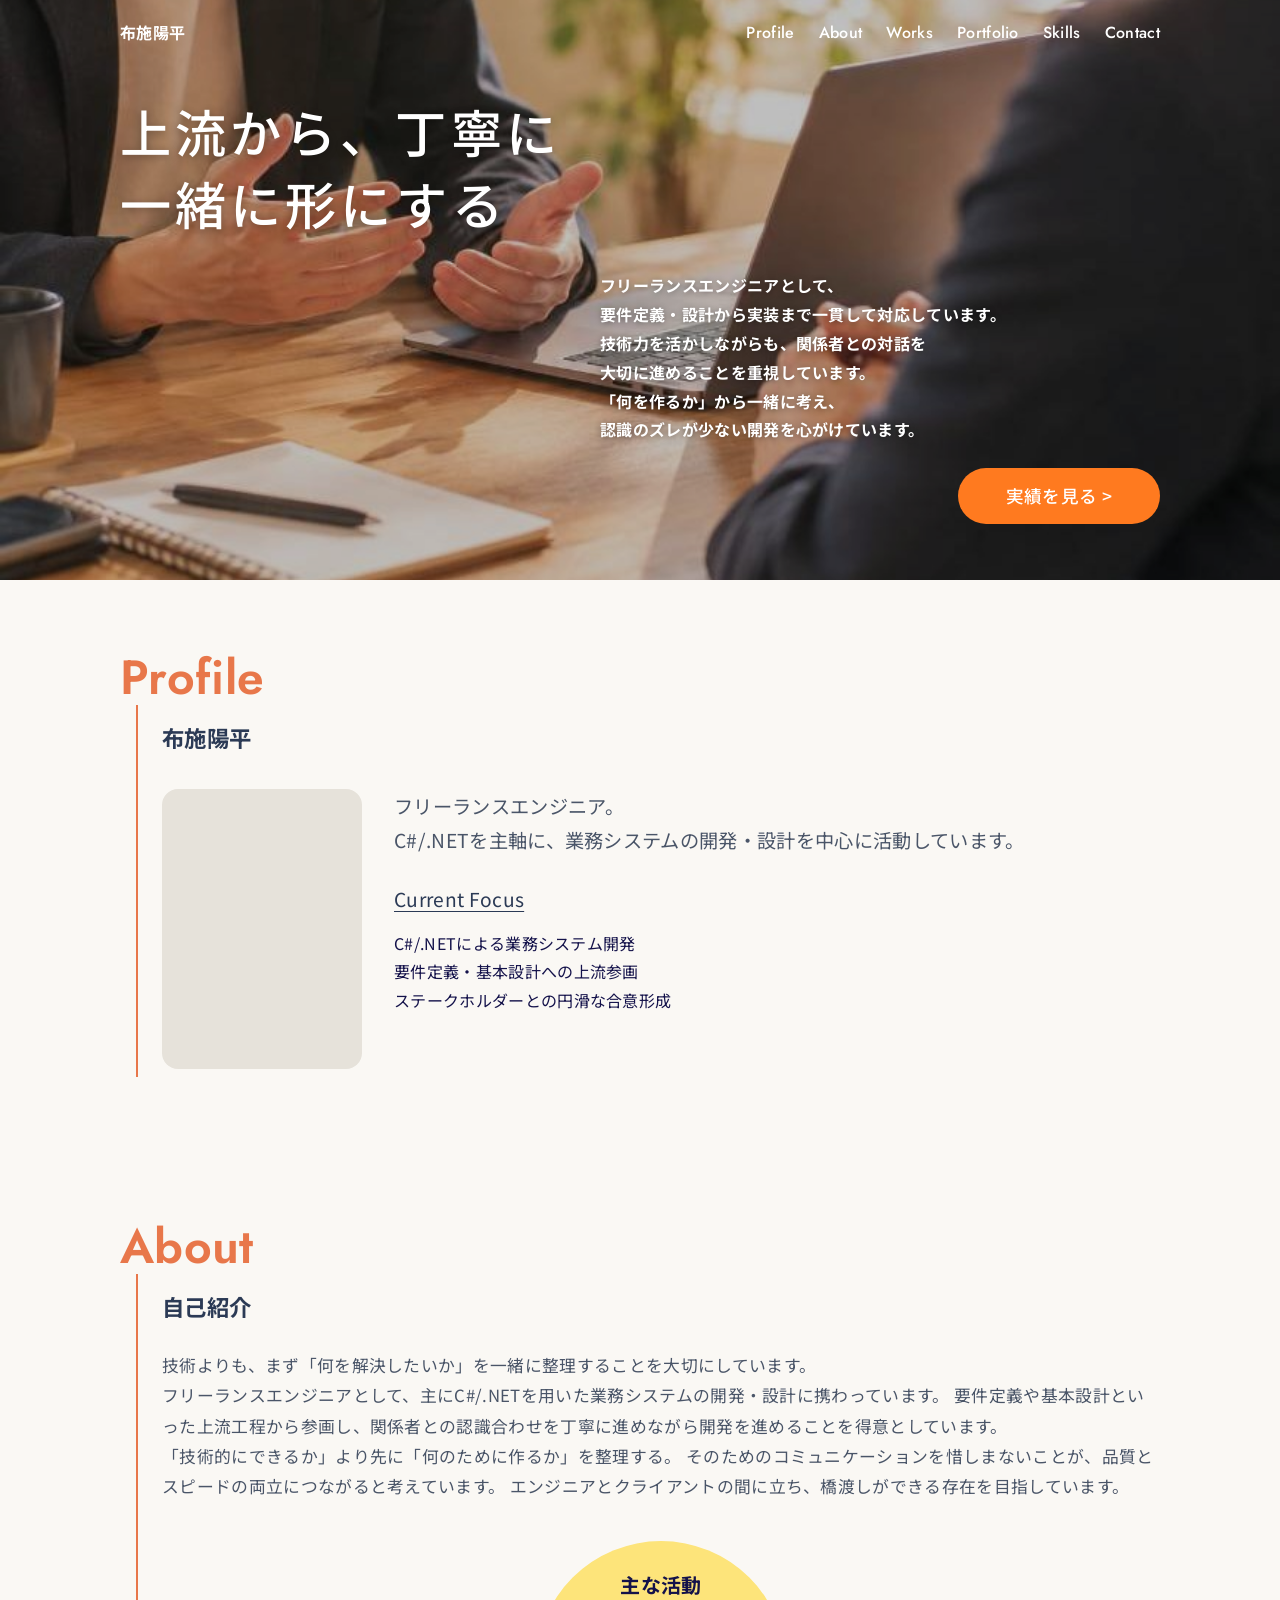
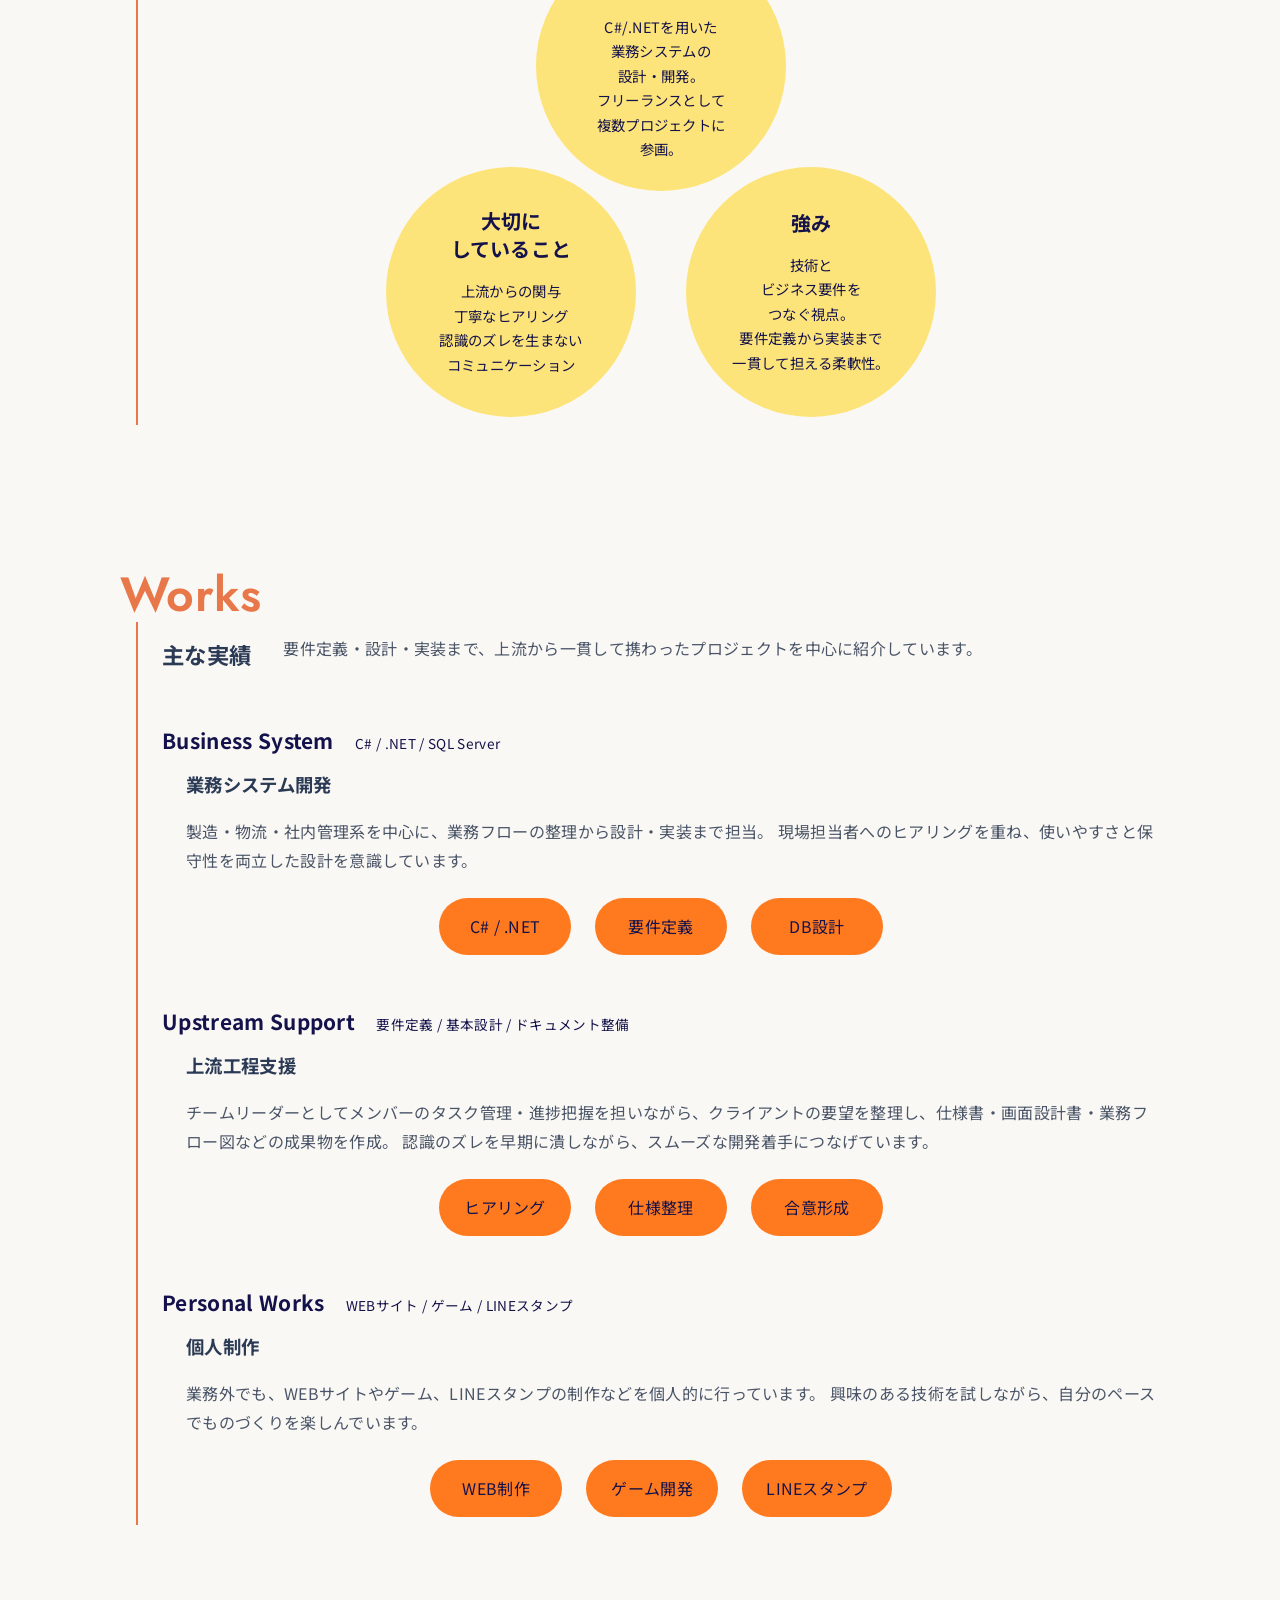
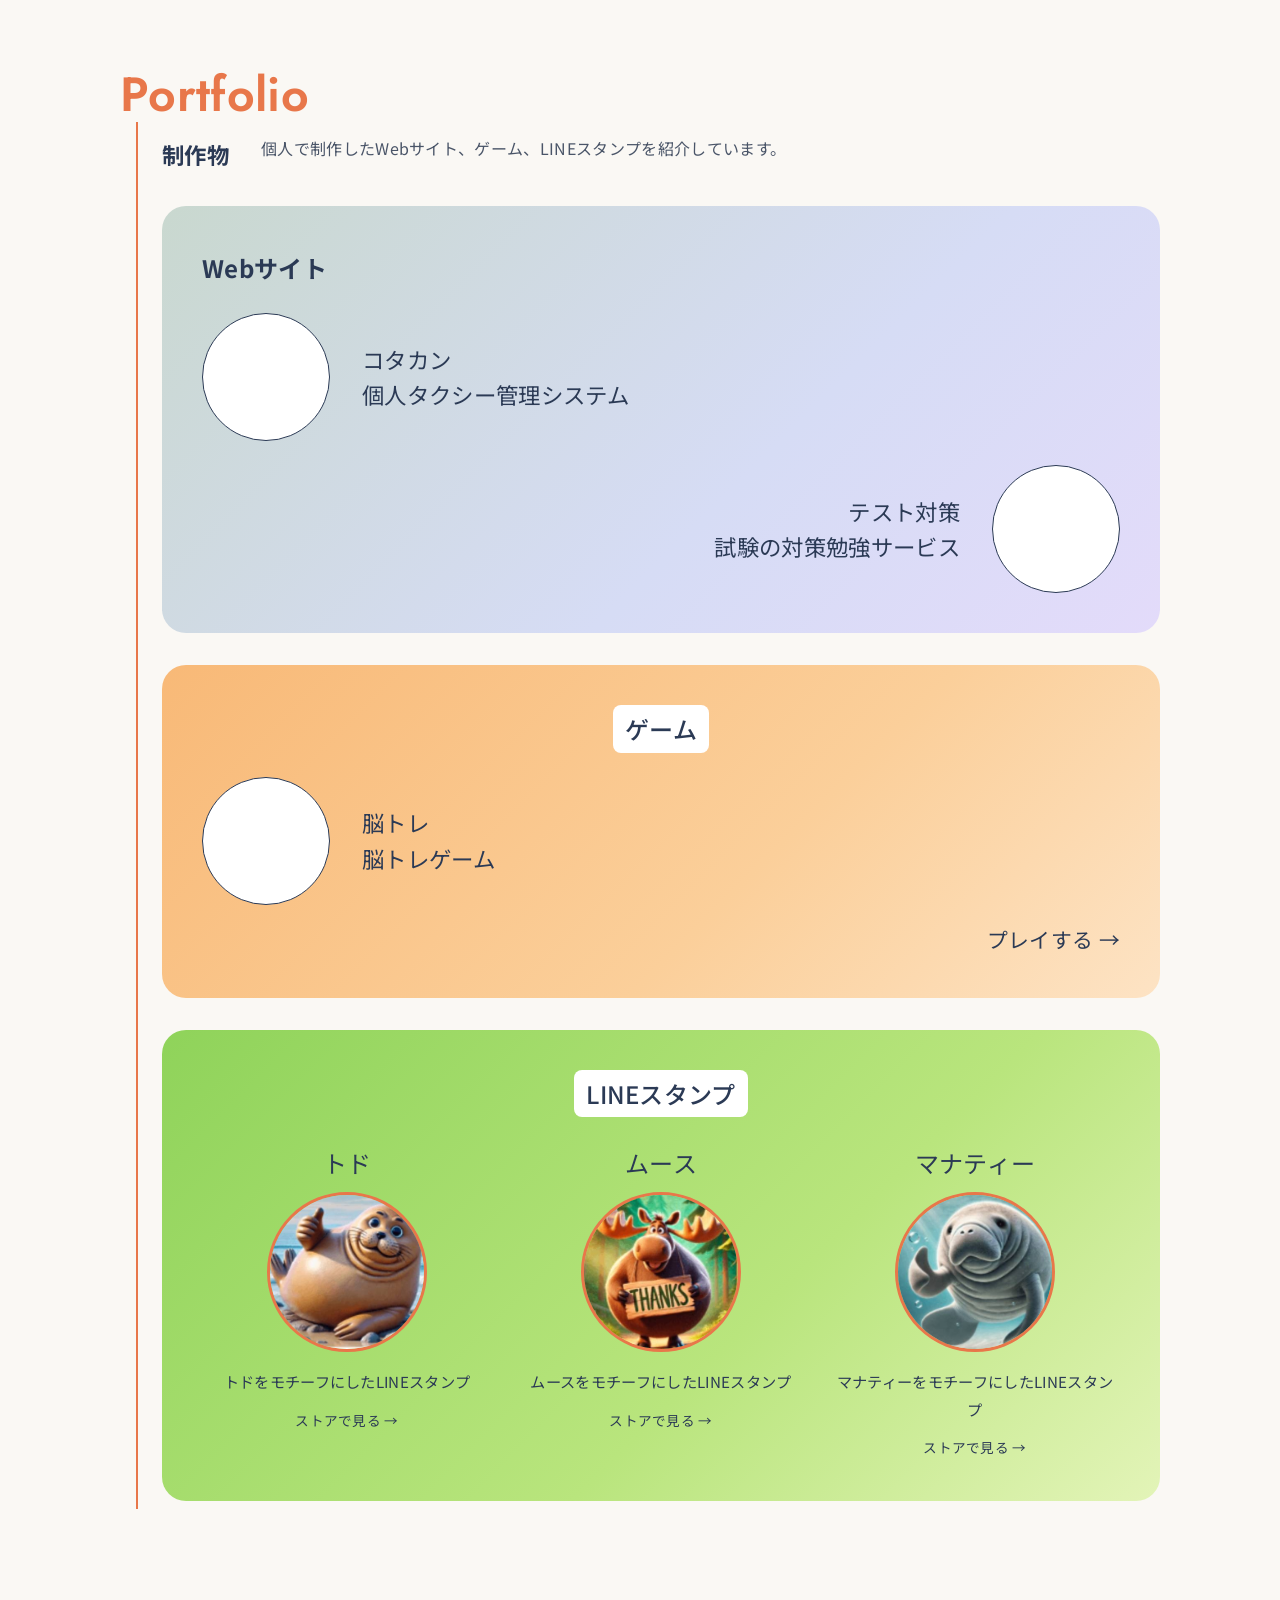
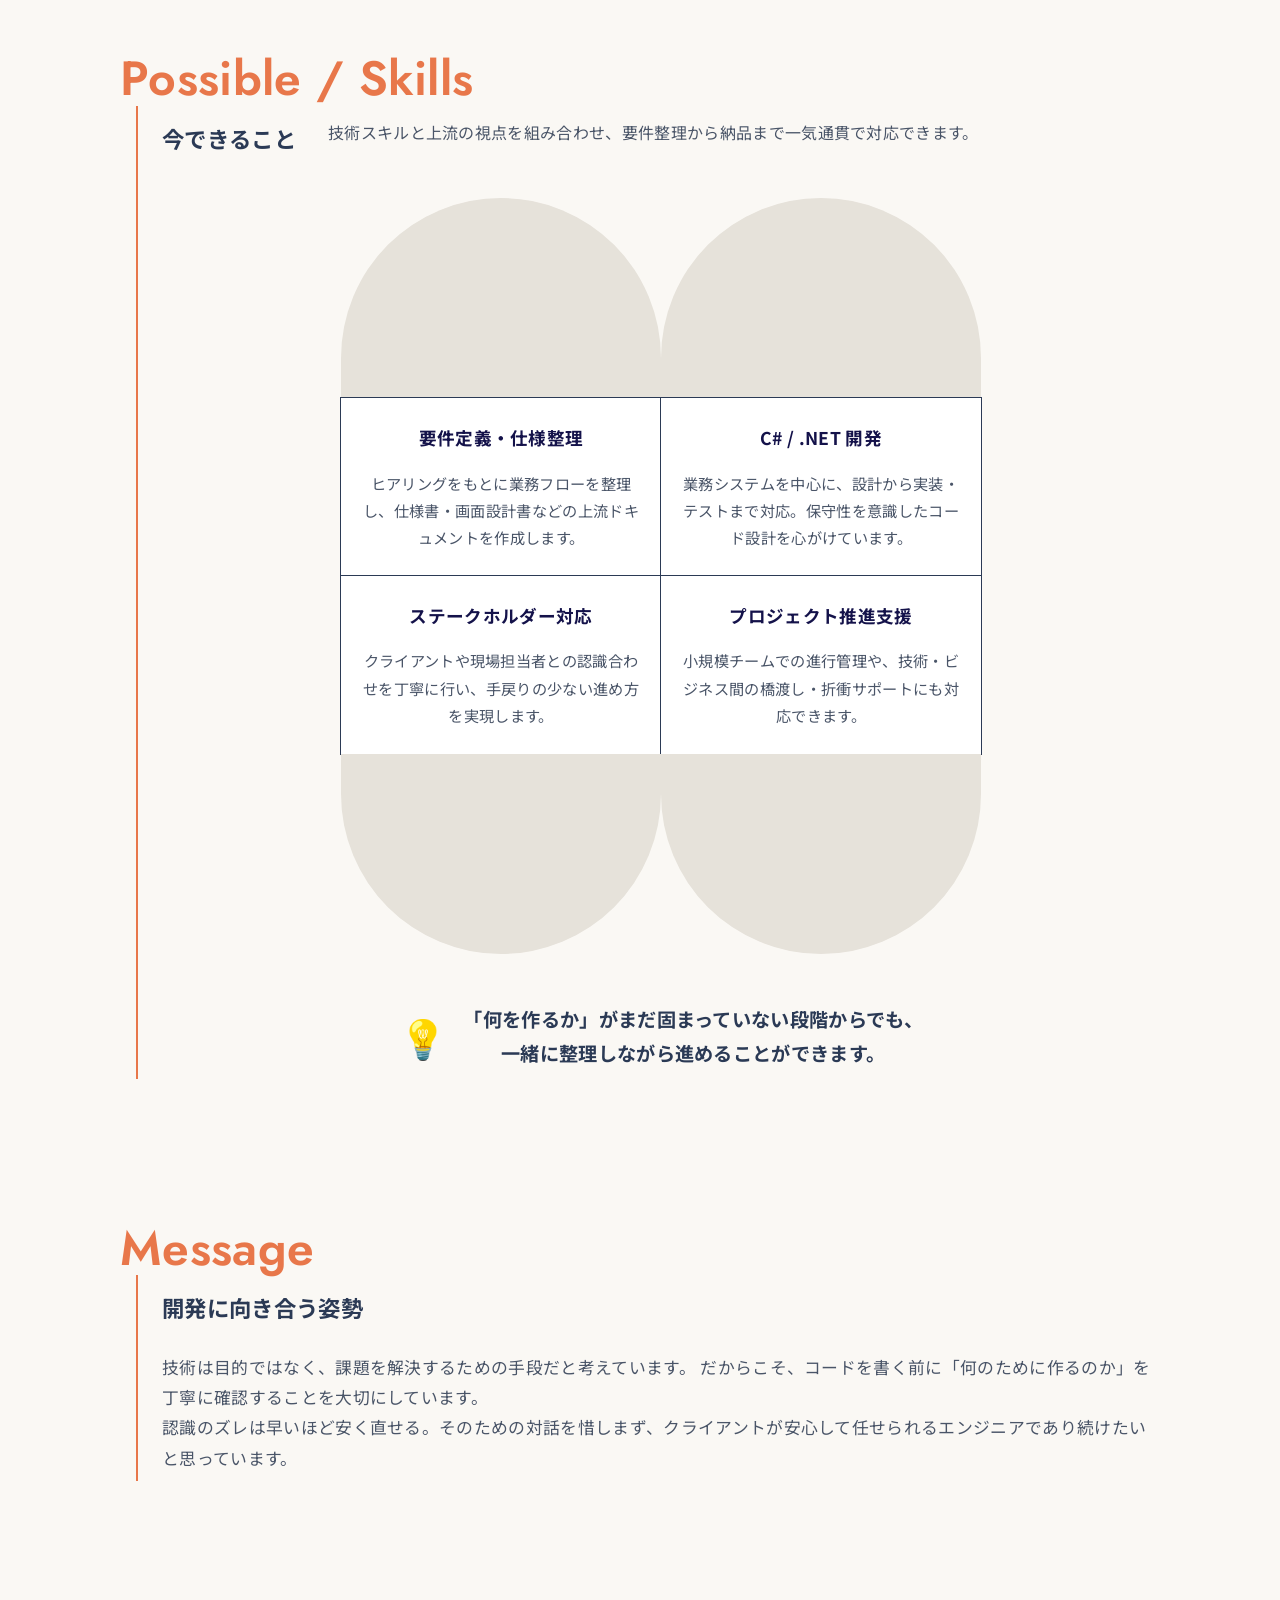
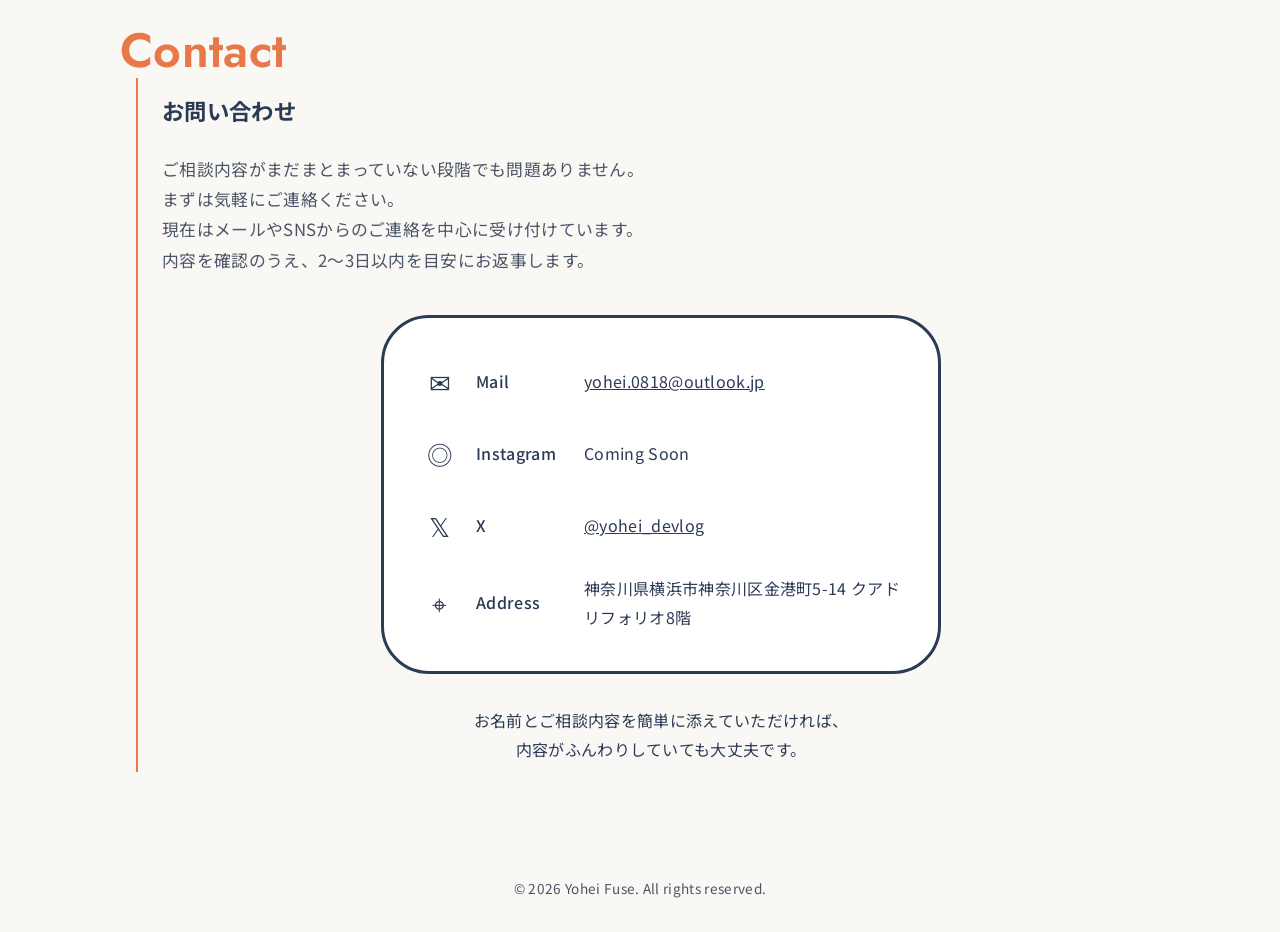
<file: project/index.html>
<!DOCTYPE html>
<html lang="ja">
  <head>
    <meta charset="UTF-8" />
    <meta name="viewport" content="width=device-width, initial-scale=1.0" />
    <meta
      name="description"
      content="フリーランスエンジニア・布施陽平のプロフィール・ポートフォリオサイトです。C#/.NETを中心に、要件定義から実装まで一貫して対応します。"
    />
    <title>布施陽平 | Profile &amp; Works</title>
    <link rel="preconnect" href="https://fonts.googleapis.com" />
    <link rel="preconnect" href="https://fonts.gstatic.com" crossorigin />
    <link
      href="https://fonts.googleapis.com/css2?family=Jost:wght@500;600&family=Noto+Sans+JP:wght@400;500;700&display=swap"
      rel="stylesheet"
    />
    <link rel="stylesheet" href="./css/top.css" />
  </head>
  <body>
    <header class="site-header">
      <div class="container header-inner">
        <a class="site-brand" href="#top" aria-label="トップへ戻る">布施陽平</a>

        <nav class="site-nav" id="site-nav" aria-label="メインナビゲーション">
          <ul class="site-nav__list">
            <li><a href="#profile">Profile</a></li>
            <li><a href="#about">About</a></li>
            <li><a href="#works">Works</a></li>
            <li><a href="#portfolio">Portfolio</a></li>
            <li><a href="#skills">Skills</a></li>
            <li><a href="#contact">Contact</a></li>
          </ul>
        </nav>

        <button
          class="nav-toggle"
          type="button"
          aria-expanded="false"
          aria-controls="site-nav"
          aria-label="メニューを開く"
        >
          <span class="nav-toggle__bar"></span>
          <span class="nav-toggle__bar"></span>
          <span class="nav-toggle__bar"></span>
        </button>
      </div>
    </header>

    <main>
      <!-- Hero -->
      <section class="hero" id="top">
        <div class="hero__inner container">
          <h1 class="hero__title">上流から、丁寧に<br />一緒に形にする</h1>
          <div class="hero__body">
            <p>
              フリーランスエンジニアとして、<br />
              要件定義・設計から実装まで一貫して対応しています。<br />
              技術力を活かしながらも、関係者との対話を<br />
              大切に進めることを重視しています。<br />
              「何を作るか」から一緒に考え、<br />
              認識のズレが少ない開発を心がけています。
            </p>
            <a class="button-cta" href="#works">実績を見る <span aria-hidden="true">&gt;</span></a>
          </div>
        </div>
      </section>

      <!-- Profile -->
      <section class="section" id="profile">
        <div class="container">
          <h2 class="section-title">Profile</h2>
          <div class="section-body">
            <p class="section-subtitle">布施陽平</p>
            <div class="profile">
              <div class="image-slot profile__image" aria-hidden="true"></div>
              <div class="profile__text">
                <p class="profile__lead">
                  フリーランスエンジニア。<br />
                  C#/.NETを主軸に、業務システムの開発・設計を中心に活動しています。
                </p>
                <h3 class="profile__focus-title">Current Focus</h3>
                <ul class="profile__focus">
                  <li>C#/.NETによる業務システム開発</li>
                  <li>要件定義・基本設計への上流参画</li>
                  <li>ステークホルダーとの円滑な合意形成</li>
                </ul>
              </div>
            </div>
          </div>
        </div>
      </section>

      <!-- About -->
      <section class="section" id="about">
        <div class="container">
          <h2 class="section-title">About</h2>
          <div class="section-body">
            <p class="section-subtitle">自己紹介</p>
            <p class="section-text">
              技術よりも、まず「何を解決したいか」を一緒に整理することを大切にしています。<br />
              フリーランスエンジニアとして、主にC#/.NETを用いた業務システムの開発・設計に携わっています。
              要件定義や基本設計といった上流工程から参画し、関係者との認識合わせを丁寧に進めながら開発を進めることを得意としています。<br />
              「技術的にできるか」より先に「何のために作るか」を整理する。
              そのためのコミュニケーションを惜しまないことが、品質とスピードの両立につながると考えています。
              エンジニアとクライアントの間に立ち、橋渡しができる存在を目指しています。
            </p>
            <div class="about-circles">
              <div class="about-circle about-circle--top">
                <h3>主な活動</h3>
                <p>C#/.NETを用いた<br />業務システムの<br />設計・開発。<br />フリーランスとして<br />複数プロジェクトに<br />参画。</p>
              </div>
              <div class="about-circle about-circle--left">
                <h3>大切に<br />していること</h3>
                <p>上流からの関与<br />丁寧なヒアリング<br />認識のズレを生まない<br />コミュニケーション</p>
              </div>
              <div class="about-circle about-circle--right">
                <h3>強み</h3>
                <p>技術と<br />ビジネス要件を<br />つなぐ視点。<br />要件定義から実装まで<br />一貫して担える柔軟性。</p>
              </div>
            </div>
          </div>
        </div>
      </section>

      <!-- Works -->
      <section class="section" id="works">
        <div class="container">
          <h2 class="section-title">Works</h2>
          <div class="section-body">
            <div class="section-head">
              <p class="section-subtitle">主な実績</p>
              <p class="section-head__note">
                要件定義・設計・実装まで、上流から一貫して携わったプロジェクトを中心に紹介しています。
              </p>
            </div>

            <article class="work">
              <p class="work__label">Business System <span>C# / .NET / SQL Server</span></p>
              <h3 class="work__title">業務システム開発</h3>
              <p class="work__text">
                製造・物流・社内管理系を中心に、業務フローの整理から設計・実装まで担当。
                現場担当者へのヒアリングを重ね、使いやすさと保守性を両立した設計を意識しています。
              </p>
              <ul class="tags">
                <li>C# / .NET</li>
                <li>要件定義</li>
                <li>DB設計</li>
              </ul>
            </article>

            <article class="work">
              <p class="work__label">Upstream Support <span>要件定義 / 基本設計 / ドキュメント整備</span></p>
              <h3 class="work__title">上流工程支援</h3>
              <p class="work__text">
                チームリーダーとしてメンバーのタスク管理・進捗把握を担いながら、クライアントの要望を整理し、仕様書・画面設計書・業務フロー図などの成果物を作成。
                認識のズレを早期に潰しながら、スムーズな開発着手につなげています。
              </p>
              <ul class="tags">
                <li>ヒアリング</li>
                <li>仕様整理</li>
                <li>合意形成</li>
              </ul>
            </article>

            <article class="work">
              <p class="work__label">Personal Works <span>WEBサイト / ゲーム / LINEスタンプ</span></p>
              <h3 class="work__title">個人制作</h3>
              <p class="work__text">
                業務外でも、WEBサイトやゲーム、LINEスタンプの制作などを個人的に行っています。
                興味のある技術を試しながら、自分のペースでものづくりを楽しんでいます。
              </p>
              <ul class="tags">
                <li>WEB制作</li>
                <li>ゲーム開発</li>
                <li>LINEスタンプ</li>
              </ul>
            </article>
          </div>
        </div>
      </section>

      <!-- Portfolio -->
      <section class="section" id="portfolio">
        <div class="container">
          <h2 class="section-title">Portfolio</h2>
          <div class="section-body">
            <div class="section-head">
              <p class="section-subtitle">制作物</p>
              <p class="section-head__note">個人で制作したWebサイト、ゲーム、LINEスタンプを紹介しています。</p>
            </div>

            <!-- Webサイト -->
            <div class="pf-band pf-band--web">
              <div class="pf-band__inner">
                <h3 class="pf-band__title">Webサイト</h3>
                <div class="pf-item">
                  <div class="image-slot image-slot--circle pf-item__icon" aria-hidden="true"></div>
                  <p class="pf-item__text">コタカン<br />個人タクシー管理システム</p>
                </div>
                <a class="pf-item pf-item--reverse" href="https://civilserviceapp.vercel.app/" target="_blank" rel="noopener">
                  <div class="image-slot image-slot--circle pf-item__icon" aria-hidden="true"></div>
                  <p class="pf-item__text">テスト対策<br />試験の対策勉強サービス</p>
                </a>
              </div>
            </div>

            <!-- ゲーム -->
            <div class="pf-band pf-band--game">
              <div class="pf-band__inner">
                <h3 class="pf-band__title pf-band__title--pill">ゲーム</h3>
                <div class="pf-item">
                  <div class="image-slot image-slot--circle pf-item__icon" aria-hidden="true"></div>
                  <p class="pf-item__text">脳トレ<br />脳トレゲーム</p>
                </div>
                <a class="pf-band__more" href="https://brain-game-opal.vercel.app/" target="_blank" rel="noopener">プレイする →</a>
              </div>
            </div>

            <!-- LINEスタンプ -->
            <div class="pf-band pf-band--stamp">
              <div class="pf-band__inner">
                <h3 class="pf-band__title pf-band__title--pill">LINEスタンプ</h3>
                <div class="stamps">
                  <div class="stamp">
                    <h4>トド</h4>
                    <img class="stamp__image" src="./images/stamp-todo.jpg" alt="トドのLINEスタンプ" width="160" height="160" loading="lazy" />
                    <p>トドをモチーフにしたLINEスタンプ</p>
                    <a href="https://store.line.me/stickershop/product/28795922/ja" target="_blank" rel="noopener">ストアで見る →</a>
                  </div>
                  <div class="stamp">
                    <h4>ムース</h4>
                    <img class="stamp__image" src="./images/stamp-moose.jpg" alt="ムースのLINEスタンプ" width="160" height="160" loading="lazy" />
                    <p>ムースをモチーフにしたLINEスタンプ</p>
                    <a href="https://store.line.me/stickershop/product/29067773/ja" target="_blank" rel="noopener">ストアで見る →</a>
                  </div>
                  <div class="stamp">
                    <h4>マナティー</h4>
                    <img class="stamp__image" src="./images/stamp-manatee.jpg" alt="マナティーのLINEスタンプ" width="160" height="160" loading="lazy" />
                    <p>マナティーをモチーフにしたLINEスタンプ</p>
                    <a href="https://store.line.me/stickershop/product/28359220/ja" target="_blank" rel="noopener">ストアで見る →</a>
                  </div>
                </div>
              </div>
            </div>
          </div>
        </div>
      </section>

      <!-- Possible / Skills -->
      <section class="section" id="skills">
        <div class="container">
          <h2 class="section-title">Possible / Skills</h2>
          <div class="section-body">
            <div class="section-head">
              <p class="section-subtitle">今できること</p>
              <p class="section-head__note">
                技術スキルと上流の視点を組み合わせ、要件整理から納品まで一気通貫で対応できます。
              </p>
            </div>

            <div class="skills">
              <div class="image-slot skills__photo skills__photo--tl" aria-hidden="true"></div>
              <div class="image-slot skills__photo skills__photo--tr" aria-hidden="true"></div>
              <div class="skill-card">
                <h3>要件定義・仕様整理</h3>
                <p>ヒアリングをもとに業務フローを整理し、仕様書・画面設計書などの上流ドキュメントを作成します。</p>
              </div>
              <div class="skill-card">
                <h3>C# / .NET 開発</h3>
                <p>業務システムを中心に、設計から実装・テストまで対応。保守性を意識したコード設計を心がけています。</p>
              </div>
              <div class="skill-card">
                <h3>ステークホルダー対応</h3>
                <p>クライアントや現場担当者との認識合わせを丁寧に行い、手戻りの少ない進め方を実現します。</p>
              </div>
              <div class="skill-card">
                <h3>プロジェクト推進支援</h3>
                <p>小規模チームでの進行管理や、技術・ビジネス間の橋渡し・折衝サポートにも対応できます。</p>
              </div>
              <div class="image-slot skills__photo skills__photo--bl" aria-hidden="true"></div>
              <div class="image-slot skills__photo skills__photo--br" aria-hidden="true"></div>
            </div>

            <p class="skills__note">
              <span class="skills__note-icon" aria-hidden="true">💡</span>
              「何を作るか」がまだ固まっていない段階からでも、<br />一緒に整理しながら進めることができます。
            </p>
          </div>
        </div>
      </section>

      <!-- Message -->
      <section class="section" id="message">
        <div class="container">
          <h2 class="section-title">Message</h2>
          <div class="section-body">
            <p class="section-subtitle">開発に向き合う姿勢</p>
            <p class="section-text">
              技術は目的ではなく、課題を解決するための手段だと考えています。
              だからこそ、コードを書く前に「何のために作るのか」を丁寧に確認することを大切にしています。<br />
              認識のズレは早いほど安く直せる。そのための対話を惜しまず、クライアントが安心して任せられるエンジニアであり続けたいと思っています。
            </p>
          </div>
        </div>
      </section>

      <!-- Contact -->
      <section class="section" id="contact">
        <div class="container">
          <h2 class="section-title">Contact</h2>
          <div class="section-body">
            <p class="section-subtitle">お問い合わせ</p>
            <p class="section-text">
              ご相談内容がまだまとまっていない段階でも問題ありません。<br />
              まずは気軽にご連絡ください。<br />
              現在はメールやSNSからのご連絡を中心に受け付けています。<br />
              内容を確認のうえ、2〜3日以内を目安にお返事します。
            </p>

            <ul class="contact-list">
              <li>
                <span class="contact-list__icon" aria-hidden="true">✉</span>
                <span class="contact-list__label">Mail</span>
                <a href="mailto:yohei.0818@outlook.jp">yohei.0818@outlook.jp</a>
              </li>
              <li>
                <span class="contact-list__icon" aria-hidden="true">◎</span>
                <span class="contact-list__label">Instagram</span>
                <span>Coming Soon</span>
              </li>
              <li>
                <span class="contact-list__icon" aria-hidden="true">𝕏</span>
                <span class="contact-list__label">X</span>
                <a href="https://x.com/yohei_devlog" target="_blank" rel="noopener">@yohei_devlog</a>
              </li>
              <li>
                <span class="contact-list__icon" aria-hidden="true">⌖</span>
                <span class="contact-list__label">Address</span>
                <span>神奈川県横浜市神奈川区金港町5-14 クアドリフォリオ8階</span>
              </li>
            </ul>

            <p class="contact-note">
              お名前とご相談内容を簡単に添えていただければ、<br />内容がふんわりしていても大丈夫です。
            </p>
          </div>
        </div>
      </section>
    </main>

    <footer class="site-footer">
      <p>&copy; <span id="year"></span> Yohei Fuse. All rights reserved.</p>
    </footer>

    <script src="./js/script.js"></script>
  </body>
</html>
</file>
<file: project/css/top.css>
:root {
  --bg: #faf8f4;
  --surface: #ffffff;
  --text: #2b3a55;
  --muted: #4a5568;
  --navy: #14124a;
  --accent: #e8774a;
  --cta: #ff7a1f;
  --yellow: #fde47a;
  --line: rgba(43, 58, 85, 0.18);
  --slot: #e6e2da;
  --container: min(1040px, calc(100% - 40px));
}

*,
*::before,
*::after {
  box-sizing: border-box;
}

html {
  scroll-behavior: smooth;
  scroll-padding-top: 72px;
}

body {
  margin: 0;
  font-family: "Noto Sans JP", "Hiragino Sans", "Yu Gothic", "Meiryo", sans-serif;
  color: var(--text);
  background: var(--bg);
  line-height: 1.8;
  letter-spacing: 0.02em;
}

h1,
h2,
h3,
h4,
p,
ul {
  margin: 0;
}

ul {
  padding: 0;
  list-style: none;
}

a {
  color: inherit;
}

.container {
  width: var(--container);
  margin: 0 auto;
}

/* 画像差し替え用の空枠 */
.image-slot {
  background: var(--slot);
  border-radius: 16px;
}

.image-slot--circle {
  border-radius: 50%;
}

/* Header */
.site-header {
  position: fixed;
  inset: 0 0 auto;
  z-index: 10;
  transition: background-color 0.3s ease, transform 0.3s ease, box-shadow 0.3s ease;
}

.site-header.is-scrolled {
  background: rgba(250, 248, 244, 0.95);
  box-shadow: 0 2px 12px rgba(43, 58, 85, 0.08);
}

.site-header.is-hidden {
  transform: translateY(-100%);
}

.header-inner {
  display: flex;
  align-items: center;
  justify-content: space-between;
  height: 64px;
}

.site-brand {
  font-weight: 700;
  text-decoration: none;
  color: #fff;
  transition: color 0.3s ease;
}

.site-nav__list {
  display: flex;
  gap: 24px;
}

.site-nav a {
  font-family: "Jost", sans-serif;
  font-weight: 500;
  text-decoration: none;
  color: #fff;
  transition: color 0.3s ease;
}

.site-header.is-scrolled .site-brand,
.site-header.is-scrolled .site-nav a {
  color: var(--text);
}

.site-nav a:hover {
  color: var(--accent);
}

.nav-toggle {
  display: none;
  flex-direction: column;
  gap: 5px;
  padding: 8px;
  border: 0;
  background: none;
  cursor: pointer;
}

.nav-toggle__bar {
  display: block;
  width: 24px;
  height: 2px;
  background: #fff;
  transition: transform 0.3s ease, opacity 0.3s ease;
}

.site-header.is-scrolled .nav-toggle__bar {
  background: var(--text);
}

.nav-toggle.is-active .nav-toggle__bar:nth-child(1) {
  transform: translateY(7px) rotate(45deg);
}

.nav-toggle.is-active .nav-toggle__bar:nth-child(2) {
  opacity: 0;
}

.nav-toggle.is-active .nav-toggle__bar:nth-child(3) {
  transform: translateY(-7px) rotate(-45deg);
}

/* Hero */
.hero {
  position: relative;
  display: flex;
  align-items: center;
  min-height: 560px;
  padding: 96px 0 56px;
  color: #fff;
  background: #3d3a40 url("../images/hero.jpg") center / cover no-repeat;
}

.hero::before {
  content: "";
  position: absolute;
  inset: 0;
  background: rgba(0, 0, 0, 0.25);
}

.hero__inner {
  position: relative;
}

.hero__title {
  font-size: clamp(2rem, 5vw, 3.2rem);
  font-weight: 500;
  line-height: 1.4;
  letter-spacing: 0.08em;
  text-shadow: 0 2px 8px rgba(0, 0, 0, 0.3);
}

.hero__body {
  margin: 32px 0 0 auto;
  max-width: 560px;
  font-weight: 700;
  text-shadow: 0 1px 6px rgba(0, 0, 0, 0.4);
}

.button-cta {
  display: inline-block;
  margin-top: 24px;
  padding: 12px 48px;
  border-radius: 999px;
  background: var(--cta);
  color: #fff;
  font-weight: 500;
  font-size: 1.1rem;
  text-decoration: none;
  text-shadow: none;
  transition: opacity 0.2s ease;
}

.button-cta:hover {
  opacity: 0.85;
}

.hero__body .button-cta {
  display: block;
  width: fit-content;
  margin-left: auto;
}

/* Section common */
.section {
  padding: 72px 0;
}

.section-title {
  font-family: "Jost", sans-serif;
  font-size: clamp(2.4rem, 5vw, 3rem);
  font-weight: 600;
  line-height: 1.1;
  color: var(--accent);
}

.section-body {
  margin-left: 16px;
  padding: 12px 0 8px 24px;
  border-left: 2px solid var(--accent);
}

.section-subtitle {
  font-size: 1.4rem;
  font-weight: 700;
  color: var(--text);
}

.section-head {
  display: flex;
  align-items: flex-start;
  gap: 32px;
}

.section-head__note {
  flex: 1;
  color: var(--muted);
}

.section-text {
  margin-top: 24px;
  font-size: 1.05rem;
  color: var(--muted);
}

/* Profile */
.profile {
  display: flex;
  gap: 32px;
  margin-top: 32px;
}

.profile__image {
  flex: 0 0 200px;
  height: 280px;
}

.profile__lead {
  font-size: 1.2rem;
  color: var(--muted);
}

.profile__focus-title {
  margin-top: 24px;
  font-size: 1.2rem;
  font-weight: 400;
  text-decoration: underline;
  text-underline-offset: 4px;
}

.profile__focus {
  margin-top: 12px;
  color: var(--navy);
}

/* About */
.about-circles {
  display: grid;
  grid-template-columns: repeat(4, 1fr);
  justify-items: center;
  max-width: 600px;
  margin: 40px auto 0;
}

.about-circle {
  display: flex;
  flex-direction: column;
  align-items: center;
  justify-content: center;
  width: 250px;
  aspect-ratio: 1;
  padding: 24px;
  border-radius: 50%;
  background: var(--yellow);
  color: var(--navy);
  text-align: center;
}

.about-circle h3 {
  margin-bottom: 16px;
  font-size: 1.25rem;
  line-height: 1.4;
}

.about-circle p {
  font-size: 0.9rem;
  line-height: 1.7;
}

.about-circle--top {
  grid-column: 2 / 4;
}

.about-circle--left {
  grid-column: 1 / 3;
  margin-top: -24px;
}

.about-circle--right {
  grid-column: 3 / 5;
  margin-top: -24px;
}

/* Works */
.work {
  margin-top: 48px;
}

.work__label {
  font-size: 1.3rem;
  font-weight: 700;
  color: var(--navy);
}

.work__label span {
  margin-left: 16px;
  font-size: 0.85rem;
  font-weight: 400;
}

.work__title {
  margin: 8px 0 0 24px;
  font-size: 1.15rem;
}

.work__text {
  margin: 16px 0 0 24px;
  color: var(--muted);
}

.tags {
  display: flex;
  flex-wrap: wrap;
  justify-content: center;
  gap: 24px;
  margin-top: 24px;
}

.tags li {
  min-width: 132px;
  padding: 14px 24px;
  border-radius: 999px;
  background: var(--cta);
  color: var(--navy);
  text-align: center;
}

/* Portfolio（案B：水彩風バンド。背景は後で画像に差し替え可） */
.pf-band {
  margin-top: 32px;
  padding: 40px;
  border-radius: 24px;
}

.pf-band--web {
  background: linear-gradient(135deg, #c9d8cf 0%, #d6dcf5 60%, #e3dbfa 100%);
}

.pf-band--game {
  background: linear-gradient(135deg, #f8b977 0%, #fbcf9a 60%, #fde3c4 100%);
}

.pf-band--stamp {
  background: linear-gradient(135deg, #8fd35a 0%, #b9e57d 60%, #e3f4b8 100%);
}

.pf-band__inner {
  position: relative;
}

.pf-band__title {
  font-size: 1.5rem;
  font-weight: 700;
}

.pf-band__title--pill {
  width: fit-content;
  margin: 0 auto;
  padding: 2px 12px;
  border-radius: 8px;
  background: #fff;
  font-weight: 500;
}

.pf-item {
  display: flex;
  align-items: center;
  gap: 32px;
  max-width: 640px;
  margin-top: 24px;
  text-decoration: none;
}

.pf-item--reverse {
  flex-direction: row-reverse;
  margin-left: auto;
  text-align: right;
}

.pf-item__icon {
  flex: 0 0 128px;
  height: 128px;
  border: 1px solid var(--text);
  background: #fff;
}

.pf-item__text {
  font-size: 1.4rem;
  line-height: 1.6;
}

a.pf-item:hover .pf-item__text,
.pf-band__more:hover {
  text-decoration: underline;
}

.pf-band__more {
  display: block;
  width: fit-content;
  margin: 16px 0 0 auto;
  font-size: 1.3rem;
  text-decoration: none;
}

.stamps {
  display: grid;
  grid-template-columns: repeat(3, 1fr);
  gap: 24px;
  margin-top: 24px;
  text-align: center;
}

.stamp h4 {
  font-size: 1.5rem;
  font-weight: 400;
}

.stamp__image {
  display: block;
  width: min(160px, 100%);
  height: auto;
  aspect-ratio: 1;
  margin: 8px auto 16px;
  border: 3px solid var(--accent);
  border-radius: 50%;
  background: #fff;
  object-fit: cover;
}

.stamp p {
  font-size: 0.95rem;
}

.stamp a {
  display: inline-block;
  margin-top: 12px;
  font-size: 0.85rem;
  text-decoration: none;
}

.stamp a:hover {
  text-decoration: underline;
}

/* Possible / Skills */
.skills {
  display: grid;
  grid-template-columns: repeat(2, 1fr);
  max-width: 640px;
  margin: 40px auto 0;
}

/* 左右それぞれが「上がアーチ・下がアーチ」の縦長カプセルになるように角丸を付ける */
.skills__photo {
  height: 200px;
  object-fit: cover;
}

.skills__photo--tl,
.skills__photo--tr {
  border-radius: 999px 999px 0 0;
}

.skills__photo--bl,
.skills__photo--br {
  border-radius: 0 0 999px 999px;
}

.skill-card {
  padding: 24px 16px;
  outline: 1px solid var(--text);
  outline-offset: -0.5px;
  background: var(--surface);
  text-align: center;
}

.skill-card h3 {
  font-size: 1.1rem;
  color: var(--navy);
}

.skill-card p {
  margin-top: 16px;
  font-size: 0.95rem;
  color: var(--muted);
}

.skills__note {
  display: flex;
  align-items: center;
  justify-content: center;
  gap: 16px;
  margin-top: 48px;
  font-size: 1.2rem;
  font-weight: 700;
  text-align: center;
}

.skills__note-icon {
  font-size: 2.4rem;
}

/* Contact */
.contact-list {
  display: grid;
  gap: 24px;
  max-width: 560px;
  margin: 40px auto 0;
  padding: 40px 32px;
  border: 3px solid var(--text);
  border-radius: 48px;
  background: var(--surface);
}

.contact-list li {
  display: grid;
  grid-template-columns: 48px 96px 1fr;
  align-items: center;
  gap: 12px;
}

.contact-list__icon {
  display: grid;
  place-items: center;
  width: 48px;
  height: 48px;
  font-size: 1.6rem;
}

.contact-list__label {
  font-weight: 500;
}

.contact-note {
  margin-top: 32px;
  text-align: center;
}

/* Footer */
.site-footer {
  padding: 32px 0;
  text-align: center;
  font-size: 0.85rem;
  color: var(--muted);
}

/* Responsive */
@media (max-width: 720px) {
  .nav-toggle {
    display: flex;
  }

  .site-nav {
    position: absolute;
    inset: 64px 0 auto;
    display: none;
    background: rgba(250, 248, 244, 0.98);
    box-shadow: 0 8px 16px rgba(43, 58, 85, 0.1);
  }

  .site-nav.is-open {
    display: block;
  }

  .site-nav__list {
    flex-direction: column;
    gap: 0;
    padding: 8px 20px 16px;
  }

  .site-nav a {
    display: block;
    padding: 10px 0;
    color: var(--text);
  }

  .hero {
    min-height: 480px;
  }

  .hero__body br {
    display: none;
  }

  .section {
    padding: 56px 0;
  }

  .section-body {
    margin-left: 8px;
    padding-left: 16px;
  }

  .section-head {
    flex-direction: column;
    gap: 8px;
  }

  .profile {
    flex-direction: column;
    align-items: center;
  }

  .profile__image {
    flex-basis: auto;
    width: 200px;
    height: 260px;
  }

  .about-circles {
    grid-template-columns: 1fr;
    gap: 16px;
  }

  .about-circle--top,
  .about-circle--left,
  .about-circle--right {
    grid-column: auto;
    margin-top: 0;
  }

  .work__label span {
    display: block;
    margin-left: 0;
  }

  .work__title,
  .work__text {
    margin-left: 0;
  }

  .tags {
    gap: 12px;
  }

  .tags li {
    min-width: 0;
    padding: 10px 20px;
  }

  .pf-band {
    padding: 24px 16px;
    border-radius: 16px;
  }

  .pf-item {
    gap: 16px;
  }

  .pf-item__icon {
    flex-basis: 88px;
    height: 88px;
  }

  .pf-item__text {
    font-size: 1.1rem;
  }

  .stamps {
    gap: 12px;
  }

  .stamp h4 {
    font-size: 1.1rem;
  }

  .stamp p {
    font-size: 0.8rem;
  }

  .skills__photo {
    height: 140px;
  }

  .skill-card {
    padding: 16px 10px;
  }

  .skill-card h3 {
    font-size: 0.95rem;
  }

  .skill-card p {
    font-size: 0.82rem;
  }

  .skills__note {
    font-size: 1rem;
    text-align: left;
  }

  .skills__note br {
    display: none;
  }

  .contact-list {
    padding: 32px 20px;
    border-radius: 32px;
  }

  .contact-list li {
    grid-template-columns: 36px 1fr;
    gap: 4px 12px;
  }

  .contact-list__icon {
    grid-row: span 2;
    width: 36px;
    height: 36px;
    font-size: 1.3rem;
  }

  .contact-list__label {
    font-size: 0.8rem;
    color: var(--muted);
  }
}
</file>
